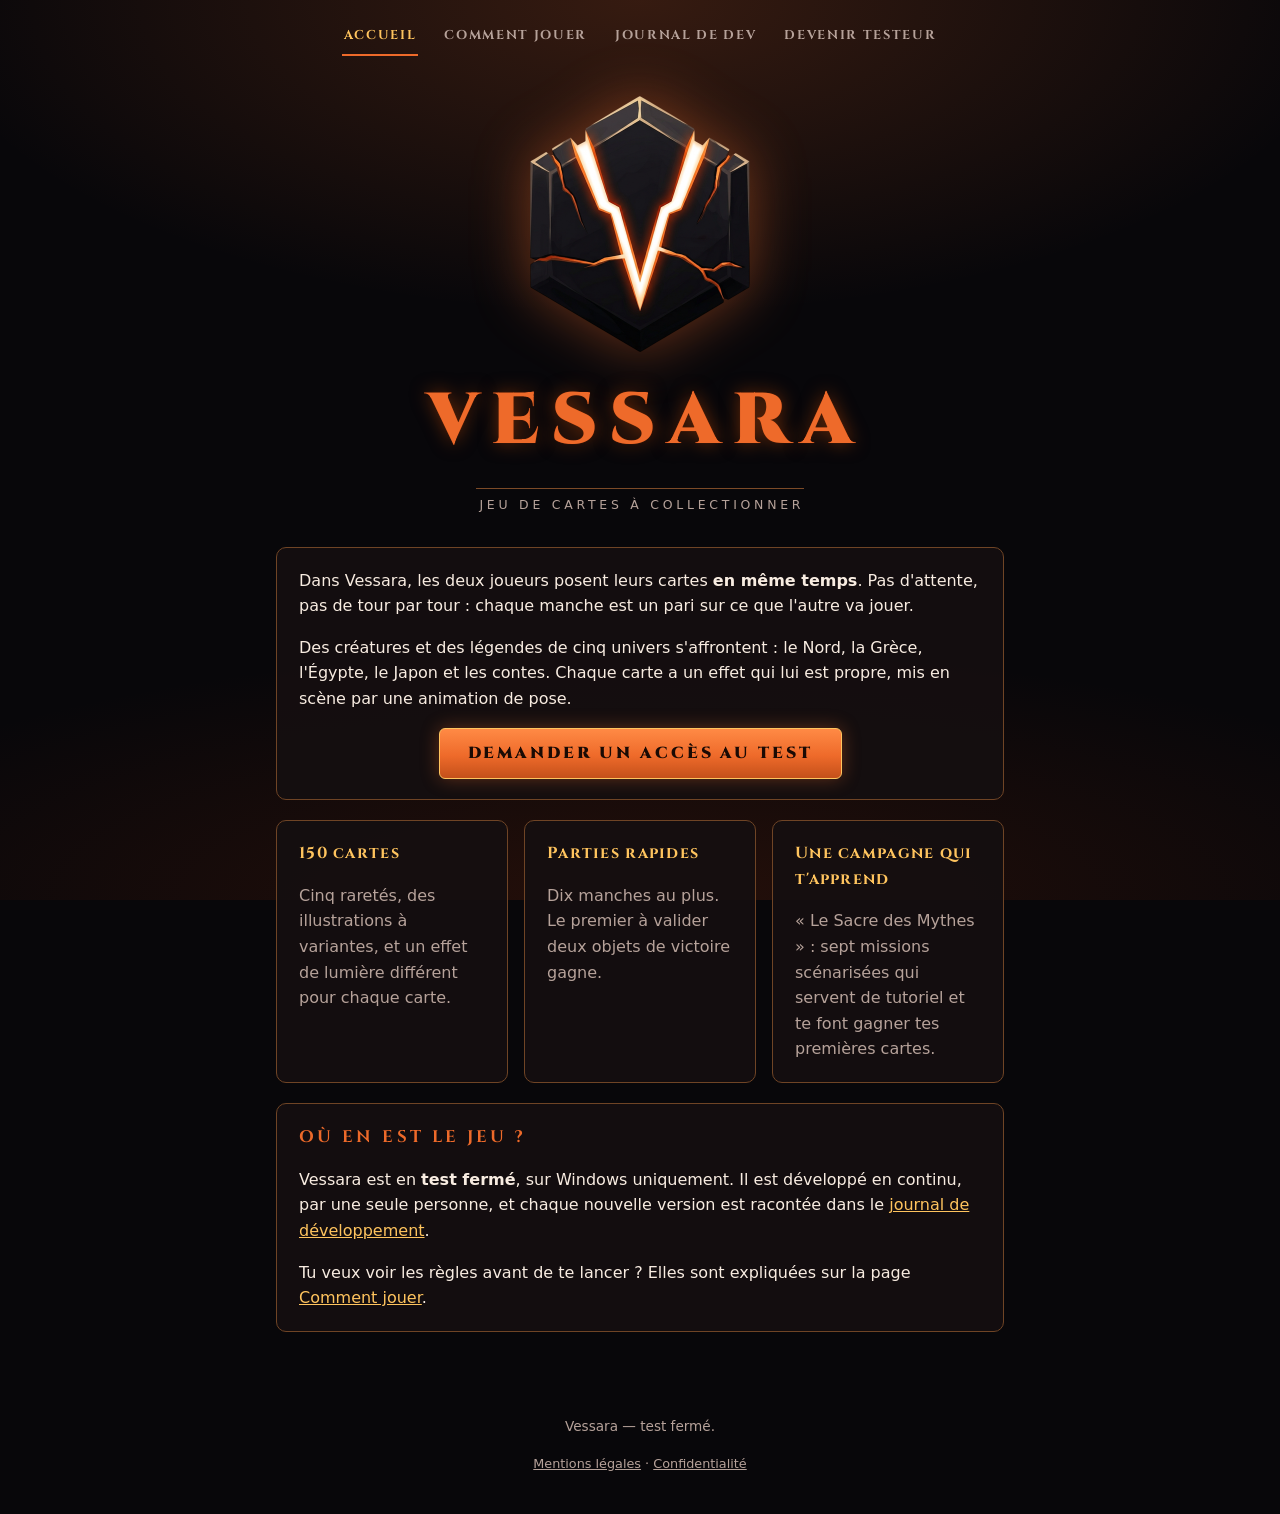
<file: index.html>
<!doctype html>
<html lang="fr">
<head>
<meta charset="utf-8">
<meta name="viewport" content="width=device-width, initial-scale=1">
<title>Vessara — Accueil</title>
<meta name="description" content="Vessara, jeu de cartes à collectionner sur les mythologies et les contes. Test fermé sur Windows.">
<link rel="canonical" href="https://sebastienlacour87.github.io/Vessara-Testeurs/">
<meta property="og:type" content="website">
<meta property="og:site_name" content="Vessara">
<meta property="og:locale" content="fr_FR">
<meta property="og:title" content="Vessara — Accueil">
<meta property="og:description" content="Vessara, jeu de cartes à collectionner sur les mythologies et les contes. Test fermé sur Windows.">
<meta property="og:url" content="https://sebastienlacour87.github.io/Vessara-Testeurs/">
<meta property="og:image" content="https://sebastienlacour87.github.io/Vessara-Testeurs/assets/og-image.png">
<meta property="og:image:width" content="1200">
<meta property="og:image:height" content="630">
<meta property="og:image:alt" content="Emblème de Vessara, jeu de cartes à collectionner">
<meta name="twitter:card" content="summary_large_image">
<meta name="twitter:title" content="Vessara — Accueil">
<meta name="twitter:description" content="Vessara, jeu de cartes à collectionner sur les mythologies et les contes. Test fermé sur Windows.">
<meta name="twitter:image" content="https://sebastienlacour87.github.io/Vessara-Testeurs/assets/og-image.png">
<meta name="twitter:image:alt" content="Emblème de Vessara, jeu de cartes à collectionner">
<link rel="icon" href="assets/embleme.png" type="image/png">
<link rel="stylesheet" href="style.css">
</head>
<body>
<nav class="nav" aria-label="Navigation principale">
  <a href="index.html" aria-current="page">Accueil</a>
  <a href="jeu.html">Comment jouer</a>
  <a href="devlog.html">Journal de dev</a>
  <a href="test.html">Devenir testeur</a>
</nav>

<main>
  <img class="emblem" src="assets/embleme.png" alt="" width="220" height="256">
  <h1>Vessara</h1>
  <p class="tagline">Jeu de cartes à collectionner</p>

  <section class="panel">
    <p>Dans Vessara, les deux joueurs posent leurs cartes <strong>en même temps</strong>. Pas d'attente, pas de tour par tour : chaque manche est un pari sur ce que l'autre va jouer.</p>
    <p>Des créatures et des légendes de cinq univers s'affrontent : le Nord, la Grèce, l'Égypte, le Japon et les contes. Chaque carte a un effet qui lui est propre, mis en scène par une animation de pose.</p>
    <p class="center"><a class="cta" href="test.html">Demander un accès au test</a></p>
  </section>

  <div class="grid">
    <section class="panel">
      <h3>150 cartes</h3>
      <p class="muted">Cinq raretés, des illustrations à variantes, et un effet de lumière différent pour chaque carte.</p>
    </section>
    <section class="panel">
      <h3>Parties rapides</h3>
      <p class="muted">Dix manches au plus. Le premier à valider deux objets de victoire gagne.</p>
    </section>
    <section class="panel">
      <h3>Une campagne qui t'apprend</h3>
      <p class="muted">« Le Sacre des Mythes » : sept missions scénarisées qui servent de tutoriel et te font gagner tes premières cartes.</p>
    </section>
  </div>

  <section class="panel">
    <h2>Où en est le jeu ?</h2>
    <p>Vessara est en <strong>test fermé</strong>, sur Windows uniquement. Il est développé en continu, par une seule personne, et chaque nouvelle version est racontée dans le <a href="devlog.html">journal de développement</a>.</p>
    <p>Tu veux voir les règles avant de te lancer ? Elles sont expliquées sur la page <a href="jeu.html">Comment jouer</a>.</p>
  </section>
</main>
<footer>Vessara — test fermé.</footer>
<footer class="legal"><a href="mentions-legales.html">Mentions légales</a> · <a href="confidentialite.html">Confidentialité</a></footer>
</body>
</html>
</file>
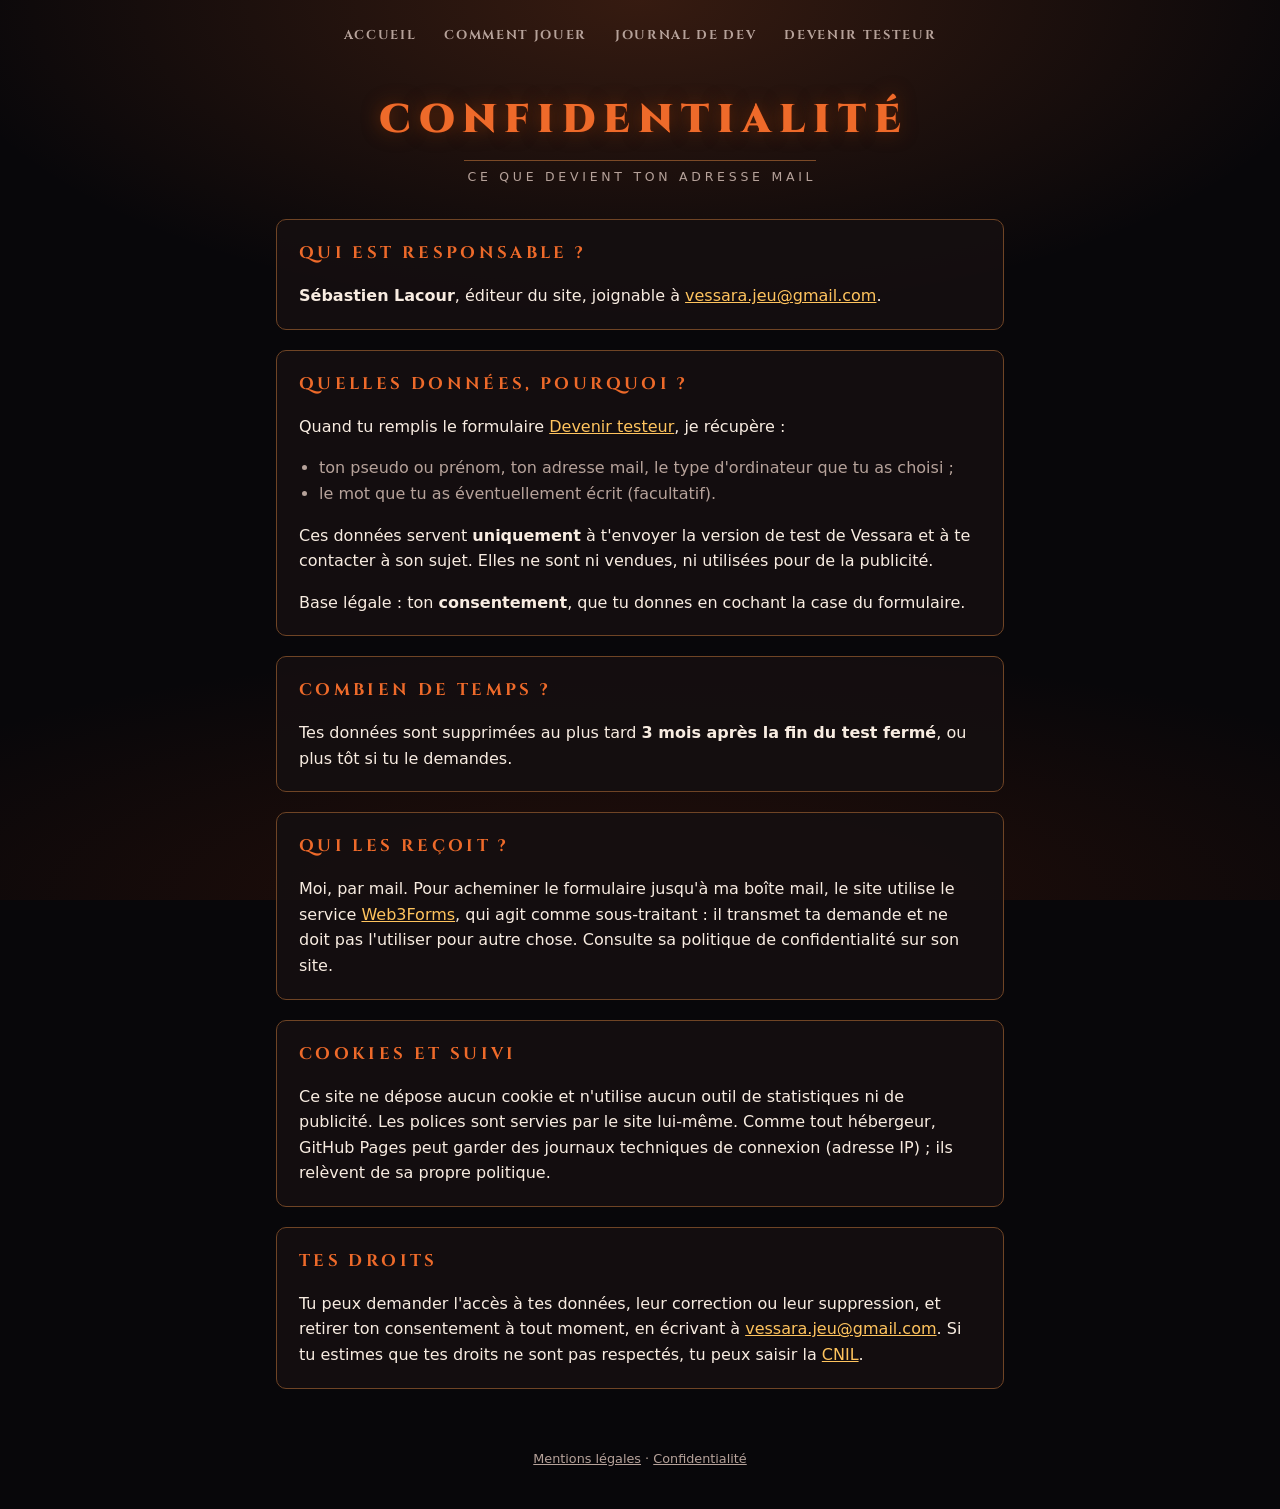
<file: confidentialite.html>
<!doctype html>
<html lang="fr">
<head>
<meta charset="utf-8">
<meta name="viewport" content="width=device-width, initial-scale=1">
<title>Vessara — Confidentialité</title>
<meta name="robots" content="noindex">
<link rel="icon" href="assets/embleme.png" type="image/png">
<link rel="stylesheet" href="style.css">
</head>
<body>
<nav class="nav" aria-label="Navigation principale">
  <a href="index.html">Accueil</a>
  <a href="jeu.html">Comment jouer</a>
  <a href="devlog.html">Journal de dev</a>
  <a href="test.html">Devenir testeur</a>
</nav>

<main>
  <h1 class="small">Confidentialité</h1>
  <p class="tagline">Ce que devient ton adresse mail</p>

  <section class="panel">
    <h2>Qui est responsable ?</h2>
    <p><strong>Sébastien Lacour</strong>, éditeur du site, joignable à <a href="mailto:vessara.jeu@gmail.com">vessara.jeu@gmail.com</a>.</p>
  </section>

  <section class="panel">
    <h2>Quelles données, pourquoi ?</h2>
    <p>Quand tu remplis le formulaire <a href="test.html">Devenir testeur</a>, je récupère :</p>
    <ul class="facts">
      <li>ton pseudo ou prénom, ton adresse mail, le type d'ordinateur que tu as choisi ;</li>
      <li>le mot que tu as éventuellement écrit (facultatif).</li>
    </ul>
    <p>Ces données servent <strong>uniquement</strong> à t'envoyer la version de test de Vessara et à te contacter à son sujet. Elles ne sont ni vendues, ni utilisées pour de la publicité.</p>
    <p>Base légale : ton <strong>consentement</strong>, que tu donnes en cochant la case du formulaire.</p>
  </section>

  <section class="panel">
    <h2>Combien de temps ?</h2>
    <p>Tes données sont supprimées au plus tard <strong>3 mois après la fin du test fermé</strong>, ou plus tôt si tu le demandes.</p>
  </section>

  <section class="panel">
    <h2>Qui les reçoit ?</h2>
    <p>Moi, par mail. Pour acheminer le formulaire jusqu'à ma boîte mail, le site utilise le service <a href="https://web3forms.com">Web3Forms</a>, qui agit comme sous-traitant : il transmet ta demande et ne doit pas l'utiliser pour autre chose. Consulte sa politique de confidentialité sur son site.</p>
  </section>

  <section class="panel">
    <h2>Cookies et suivi</h2>
    <p>Ce site ne dépose aucun cookie et n'utilise aucun outil de statistiques ni de publicité. Les polices sont servies par le site lui-même. Comme tout hébergeur, GitHub Pages peut garder des journaux techniques de connexion (adresse IP) ; ils relèvent de sa propre politique.</p>
  </section>

  <section class="panel">
    <h2>Tes droits</h2>
    <p>Tu peux demander l'accès à tes données, leur correction ou leur suppression, et retirer ton consentement à tout moment, en écrivant à <a href="mailto:vessara.jeu@gmail.com">vessara.jeu@gmail.com</a>. Si tu estimes que tes droits ne sont pas respectés, tu peux saisir la <a href="https://www.cnil.fr">CNIL</a>.</p>
  </section>
</main>
<footer class="legal"><a href="mentions-legales.html">Mentions légales</a> · <a href="confidentialite.html">Confidentialité</a></footer>
</body>
</html>
</file>
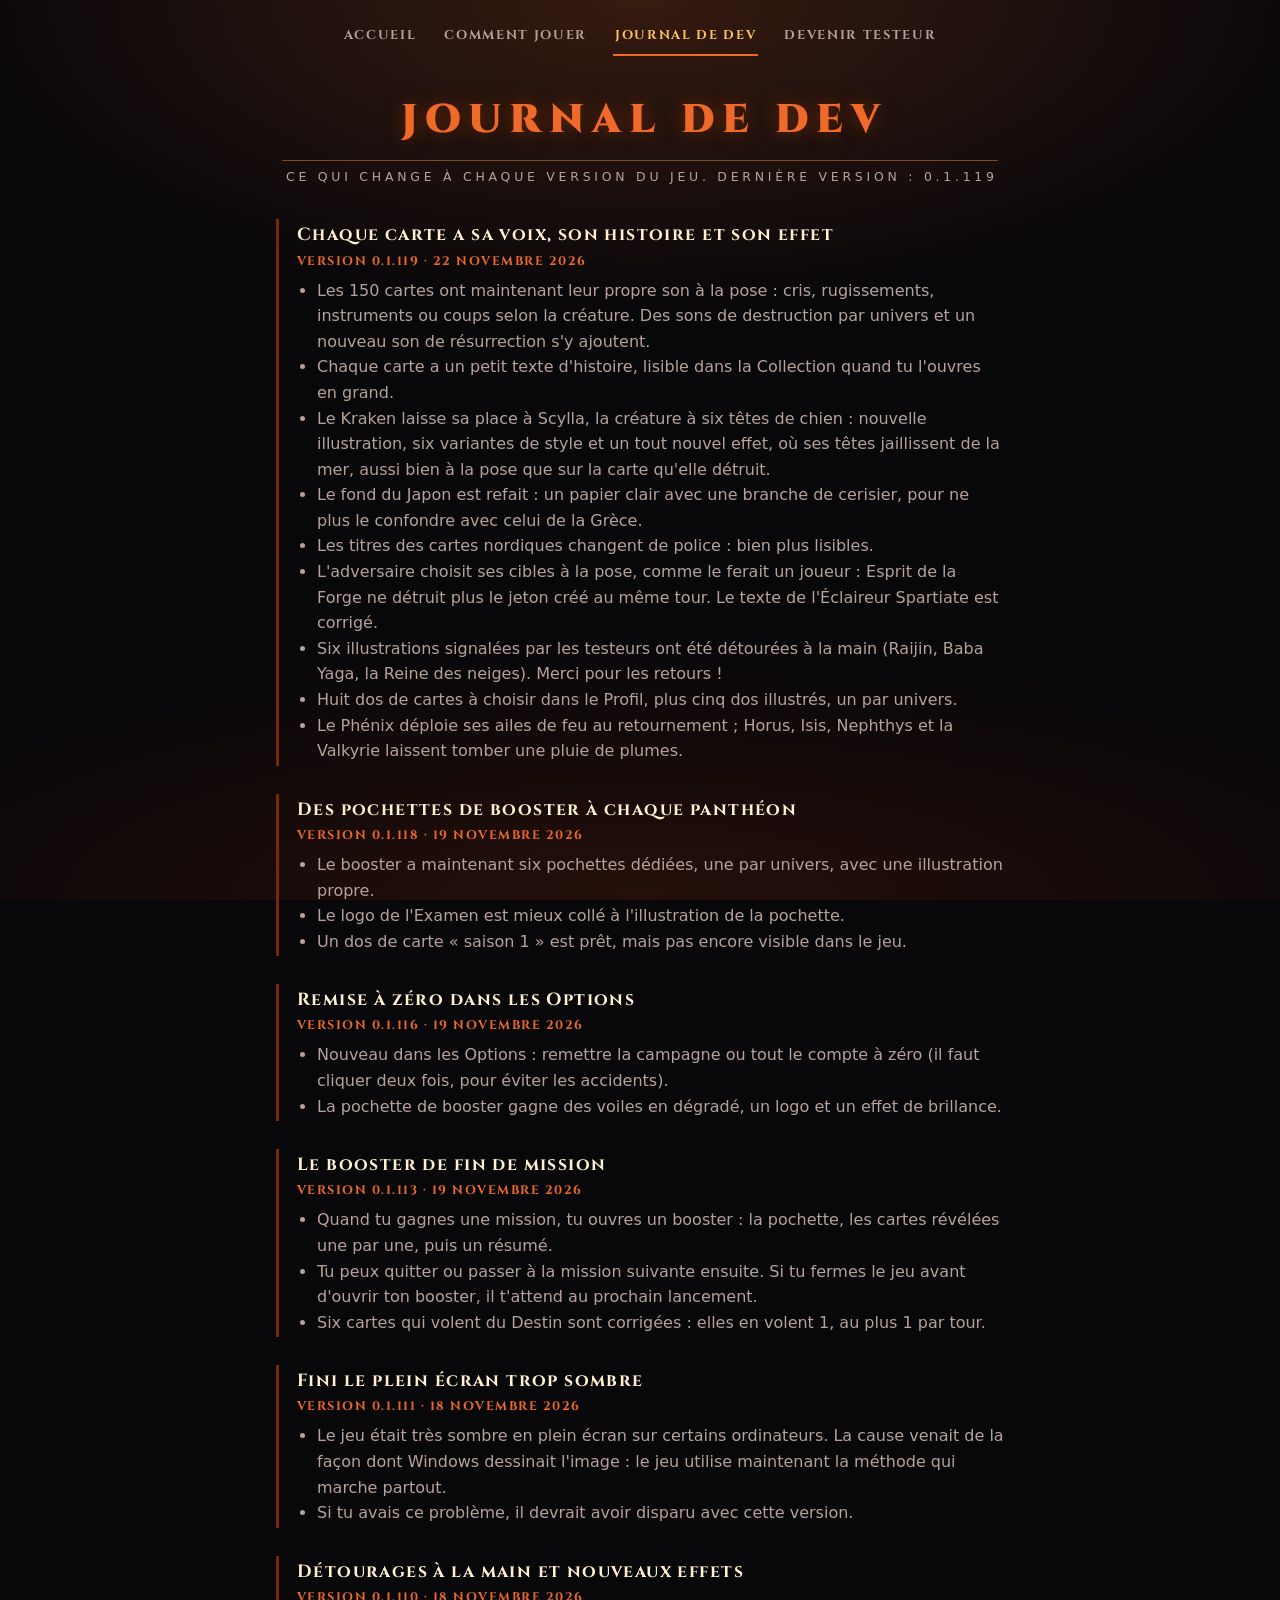
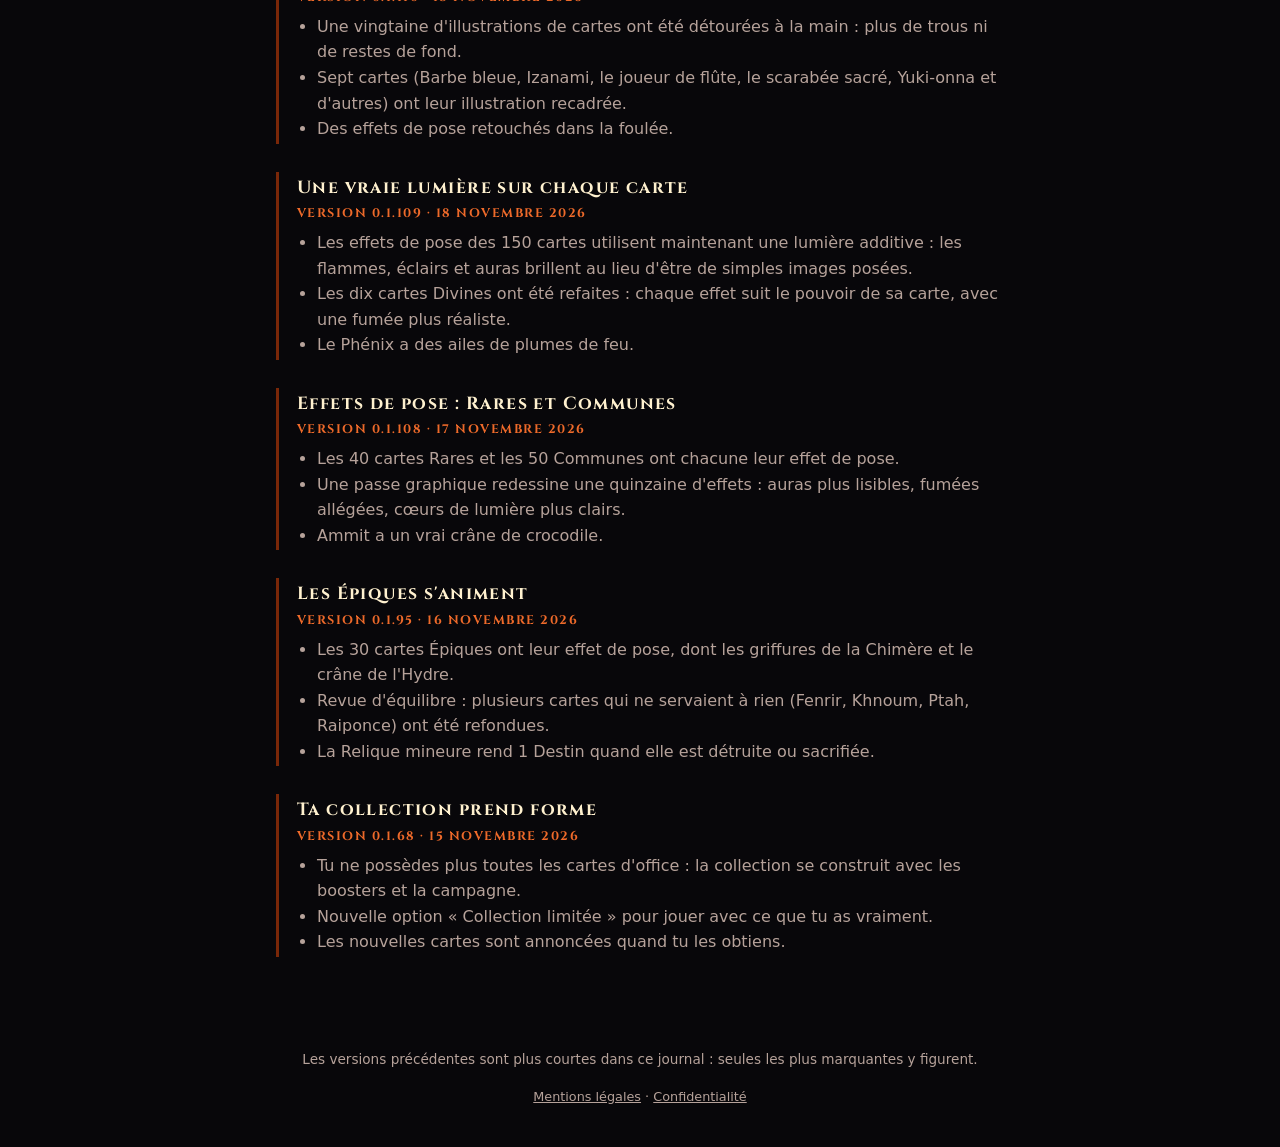
<file: devlog.html>
<!doctype html>
<html lang="fr">
<head>
<meta charset="utf-8">
<meta name="viewport" content="width=device-width, initial-scale=1">
<title>Vessara — Journal de dev</title>
<meta name="description" content="Le journal de développement de Vessara : ce qui change à chaque version.">
<link rel="canonical" href="https://sebastienlacour87.github.io/Vessara-Testeurs/devlog.html">
<meta property="og:type" content="website">
<meta property="og:site_name" content="Vessara">
<meta property="og:locale" content="fr_FR">
<meta property="og:title" content="Vessara — Journal de dev">
<meta property="og:description" content="Le journal de développement de Vessara : ce qui change à chaque version.">
<meta property="og:url" content="https://sebastienlacour87.github.io/Vessara-Testeurs/devlog.html">
<meta property="og:image" content="https://sebastienlacour87.github.io/Vessara-Testeurs/assets/og-image.png">
<meta property="og:image:width" content="1200">
<meta property="og:image:height" content="630">
<meta property="og:image:alt" content="Emblème de Vessara, jeu de cartes à collectionner">
<meta name="twitter:card" content="summary_large_image">
<meta name="twitter:title" content="Vessara — Journal de dev">
<meta name="twitter:description" content="Le journal de développement de Vessara : ce qui change à chaque version.">
<meta name="twitter:image" content="https://sebastienlacour87.github.io/Vessara-Testeurs/assets/og-image.png">
<meta name="twitter:image:alt" content="Emblème de Vessara, jeu de cartes à collectionner">
<link rel="icon" href="assets/embleme.png" type="image/png">
<link rel="stylesheet" href="style.css">
</head>
<body>
<nav class="nav" aria-label="Navigation principale">
  <a href="index.html">Accueil</a>
  <a href="jeu.html">Comment jouer</a>
  <a href="devlog.html" aria-current="page">Journal de dev</a>
  <a href="test.html">Devenir testeur</a>
</nav>

<main>
  <h1 class="small">Journal de dev</h1>
  <p class="tagline">Ce qui change à chaque version du jeu. Dernière version : <span id="lastversion">…</span></p>

  <section id="entries">
    <noscript><p class="muted">Cette page a besoin de JavaScript pour afficher le journal.</p></noscript>
  </section>
</main>
<footer>Les versions précédentes sont plus courtes dans ce journal : seules les plus marquantes y figurent.</footer>
<script src="devlog-data.js"></script>
<script src="devlog.js"></script>
<footer class="legal"><a href="mentions-legales.html">Mentions légales</a> · <a href="confidentialite.html">Confidentialité</a></footer>
</body>
</html>
</file>
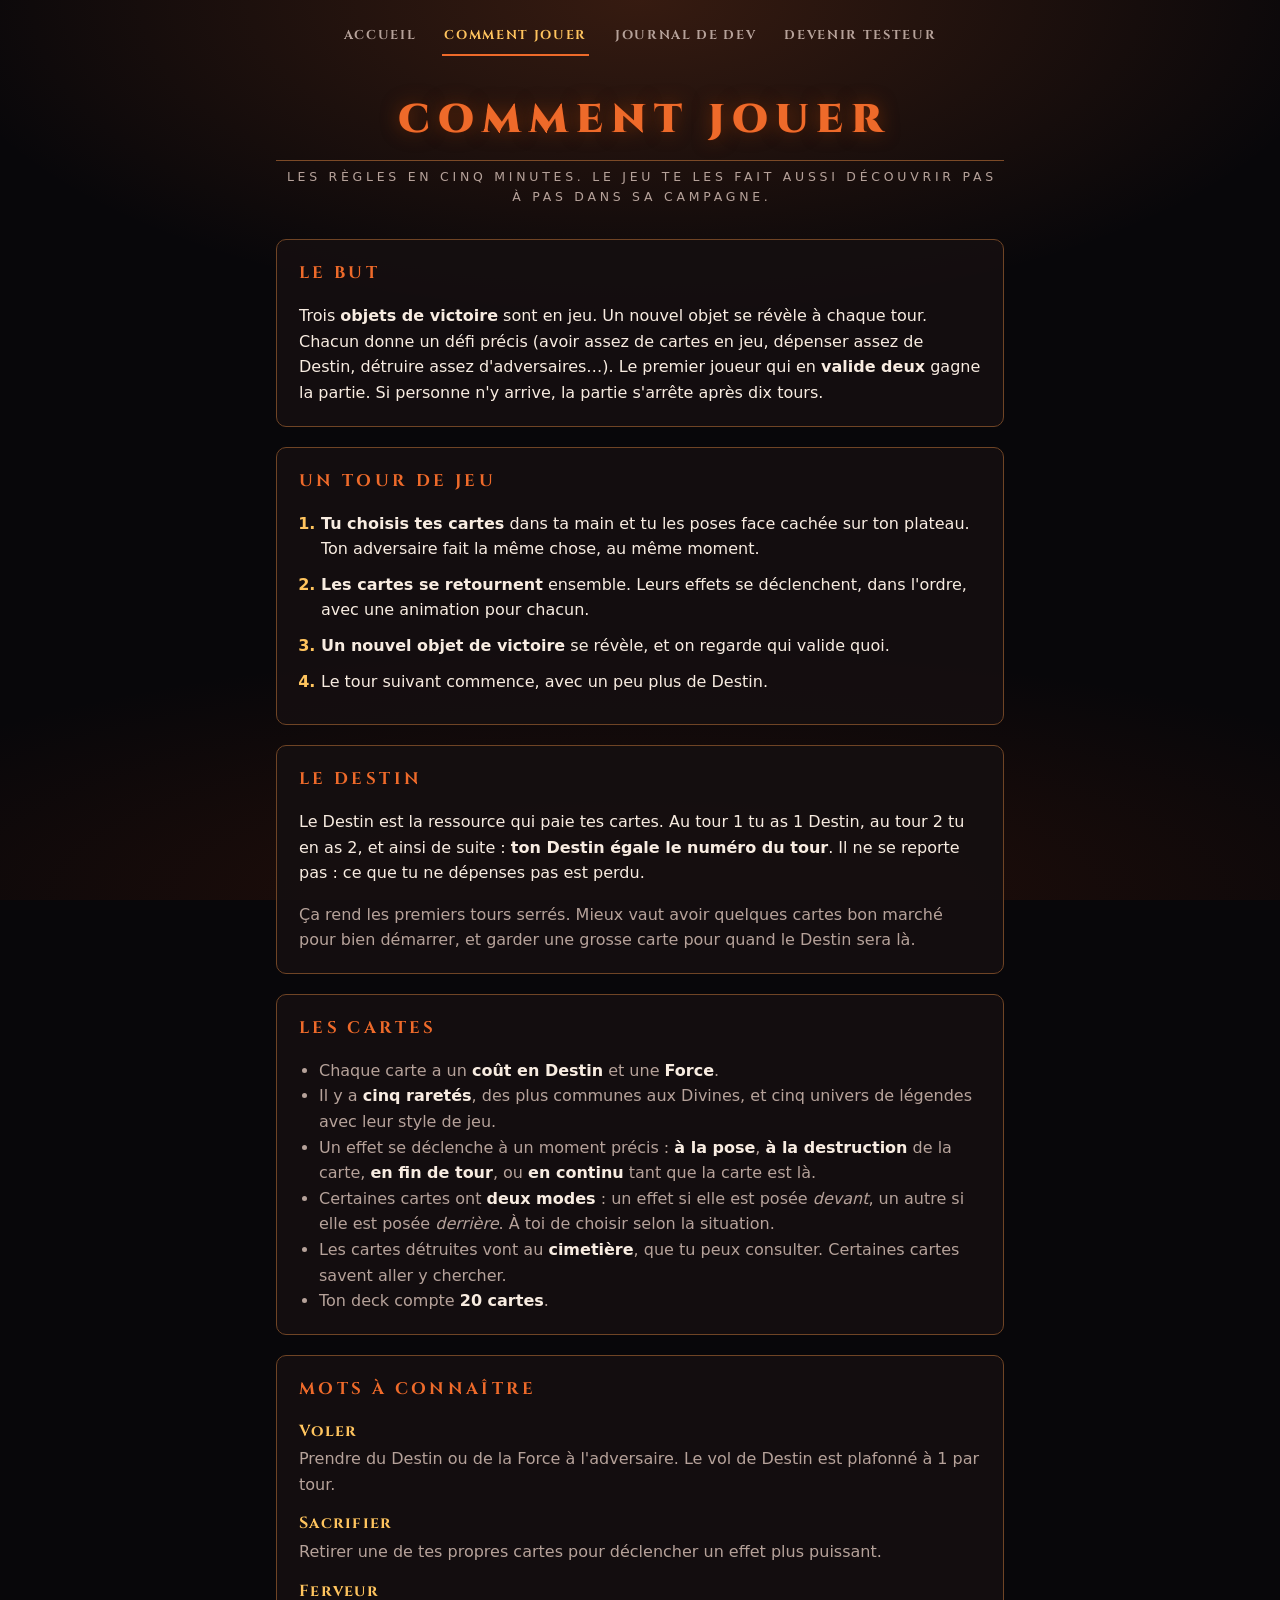
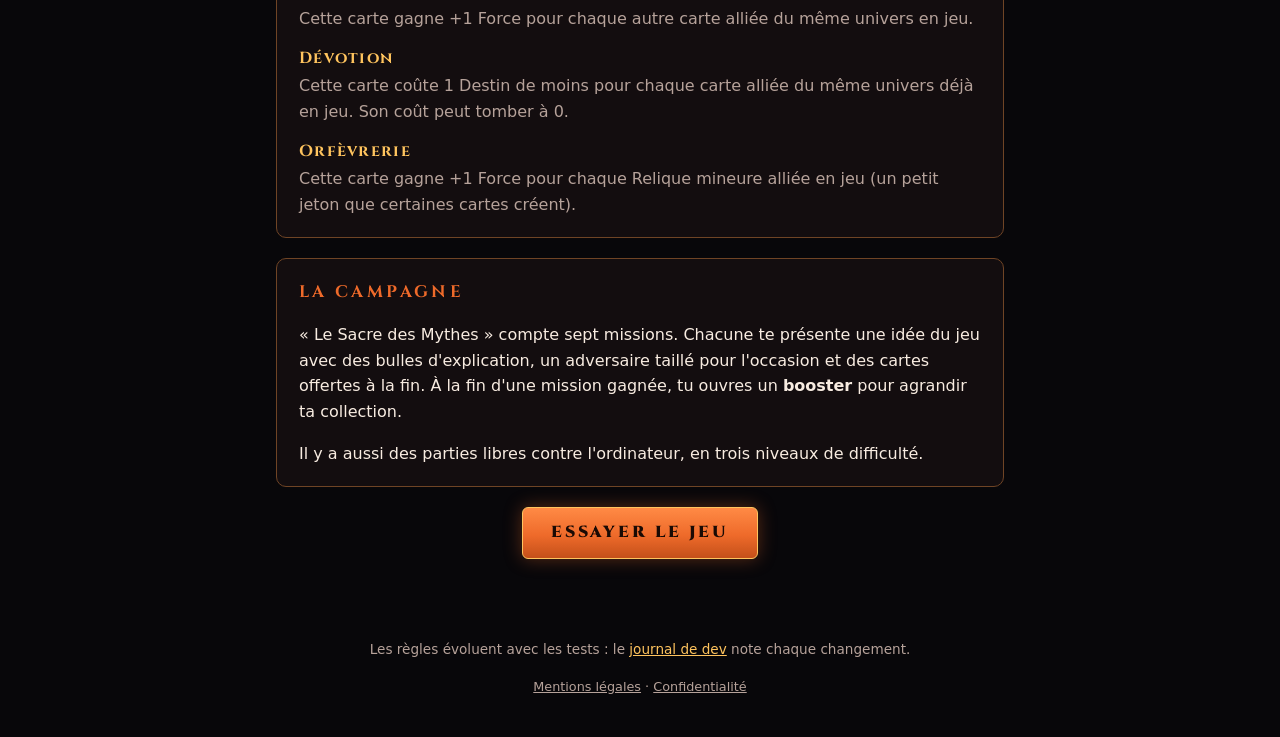
<file: jeu.html>
<!doctype html>
<html lang="fr">
<head>
<meta charset="utf-8">
<meta name="viewport" content="width=device-width, initial-scale=1">
<title>Vessara — Comment jouer</title>
<meta name="description" content="Les règles de Vessara expliquées : poser en même temps, le Destin, les objets de victoire, les cartes.">
<link rel="canonical" href="https://sebastienlacour87.github.io/Vessara-Testeurs/jeu.html">
<meta property="og:type" content="website">
<meta property="og:site_name" content="Vessara">
<meta property="og:locale" content="fr_FR">
<meta property="og:title" content="Vessara — Comment jouer">
<meta property="og:description" content="Les règles de Vessara expliquées : poser en même temps, le Destin, les objets de victoire, les cartes.">
<meta property="og:url" content="https://sebastienlacour87.github.io/Vessara-Testeurs/jeu.html">
<meta property="og:image" content="https://sebastienlacour87.github.io/Vessara-Testeurs/assets/og-image.png">
<meta property="og:image:width" content="1200">
<meta property="og:image:height" content="630">
<meta property="og:image:alt" content="Emblème de Vessara, jeu de cartes à collectionner">
<meta name="twitter:card" content="summary_large_image">
<meta name="twitter:title" content="Vessara — Comment jouer">
<meta name="twitter:description" content="Les règles de Vessara expliquées : poser en même temps, le Destin, les objets de victoire, les cartes.">
<meta name="twitter:image" content="https://sebastienlacour87.github.io/Vessara-Testeurs/assets/og-image.png">
<meta name="twitter:image:alt" content="Emblème de Vessara, jeu de cartes à collectionner">
<link rel="icon" href="assets/embleme.png" type="image/png">
<link rel="stylesheet" href="style.css">
</head>
<body>
<nav class="nav" aria-label="Navigation principale">
  <a href="index.html">Accueil</a>
  <a href="jeu.html" aria-current="page">Comment jouer</a>
  <a href="devlog.html">Journal de dev</a>
  <a href="test.html">Devenir testeur</a>
</nav>

<main>
  <h1 class="small">Comment jouer</h1>
  <p class="tagline">Les règles en cinq minutes. Le jeu te les fait aussi découvrir pas à pas dans sa campagne.</p>

  <section class="panel">
    <h2>Le but</h2>
    <p>Trois <strong>objets de victoire</strong> sont en jeu. Un nouvel objet se révèle à chaque tour. Chacun donne un défi précis (avoir assez de cartes en jeu, dépenser assez de Destin, détruire assez d'adversaires…). Le premier joueur qui en <strong>valide deux</strong> gagne la partie. Si personne n'y arrive, la partie s'arrête après dix tours.</p>
  </section>

  <section class="panel">
    <h2>Un tour de jeu</h2>
    <ol class="steps">
      <li><strong>Tu choisis tes cartes</strong> dans ta main et tu les poses face cachée sur ton plateau. Ton adversaire fait la même chose, au même moment.</li>
      <li><strong>Les cartes se retournent</strong> ensemble. Leurs effets se déclenchent, dans l'ordre, avec une animation pour chacun.</li>
      <li><strong>Un nouvel objet de victoire</strong> se révèle, et on regarde qui valide quoi.</li>
      <li>Le tour suivant commence, avec un peu plus de Destin.</li>
    </ol>
  </section>

  <section class="panel">
    <h2>Le Destin</h2>
    <p>Le Destin est la ressource qui paie tes cartes. Au tour 1 tu as 1 Destin, au tour 2 tu en as 2, et ainsi de suite : <strong>ton Destin égale le numéro du tour</strong>. Il ne se reporte pas : ce que tu ne dépenses pas est perdu.</p>
    <p class="muted">Ça rend les premiers tours serrés. Mieux vaut avoir quelques cartes bon marché pour bien démarrer, et garder une grosse carte pour quand le Destin sera là.</p>
  </section>

  <section class="panel">
    <h2>Les cartes</h2>
    <ul class="facts">
      <li>Chaque carte a un <strong>coût en Destin</strong> et une <strong>Force</strong>.</li>
      <li>Il y a <strong>cinq raretés</strong>, des plus communes aux Divines, et cinq univers de légendes avec leur style de jeu.</li>
      <li>Un effet se déclenche à un moment précis : <strong>à la pose</strong>, <strong>à la destruction</strong> de la carte, <strong>en fin de tour</strong>, ou <strong>en continu</strong> tant que la carte est là.</li>
      <li>Certaines cartes ont <strong>deux modes</strong> : un effet si elle est posée <em>devant</em>, un autre si elle est posée <em>derrière</em>. À toi de choisir selon la situation.</li>
      <li>Les cartes détruites vont au <strong>cimetière</strong>, que tu peux consulter. Certaines cartes savent aller y chercher.</li>
      <li>Ton deck compte <strong>20 cartes</strong>.</li>
    </ul>
  </section>

  <section class="panel">
    <h2>Mots à connaître</h2>
    <dl class="words">
      <dt>Voler</dt>
      <dd>Prendre du Destin ou de la Force à l'adversaire. Le vol de Destin est plafonné à 1 par tour.</dd>
      <dt>Sacrifier</dt>
      <dd>Retirer une de tes propres cartes pour déclencher un effet plus puissant.</dd>
      <dt>Ferveur</dt>
      <dd>Cette carte gagne +1 Force pour chaque autre carte alliée du même univers en jeu.</dd>
      <dt>Dévotion</dt>
      <dd>Cette carte coûte 1 Destin de moins pour chaque carte alliée du même univers déjà en jeu. Son coût peut tomber à 0.</dd>
      <dt>Orfèvrerie</dt>
      <dd>Cette carte gagne +1 Force pour chaque Relique mineure alliée en jeu (un petit jeton que certaines cartes créent).</dd>
    </dl>
  </section>

  <section class="panel">
    <h2>La campagne</h2>
    <p>« Le Sacre des Mythes » compte sept missions. Chacune te présente une idée du jeu avec des bulles d'explication, un adversaire taillé pour l'occasion et des cartes offertes à la fin. À la fin d'une mission gagnée, tu ouvres un <strong>booster</strong> pour agrandir ta collection.</p>
    <p>Il y a aussi des parties libres contre l'ordinateur, en trois niveaux de difficulté.</p>
  </section>

  <p class="center"><a class="cta" href="test.html">Essayer le jeu</a></p>
</main>
<footer>Les règles évoluent avec les tests : le <a href="devlog.html">journal de dev</a> note chaque changement.</footer>
<footer class="legal"><a href="mentions-legales.html">Mentions légales</a> · <a href="confidentialite.html">Confidentialité</a></footer>
</body>
</html>
</file>
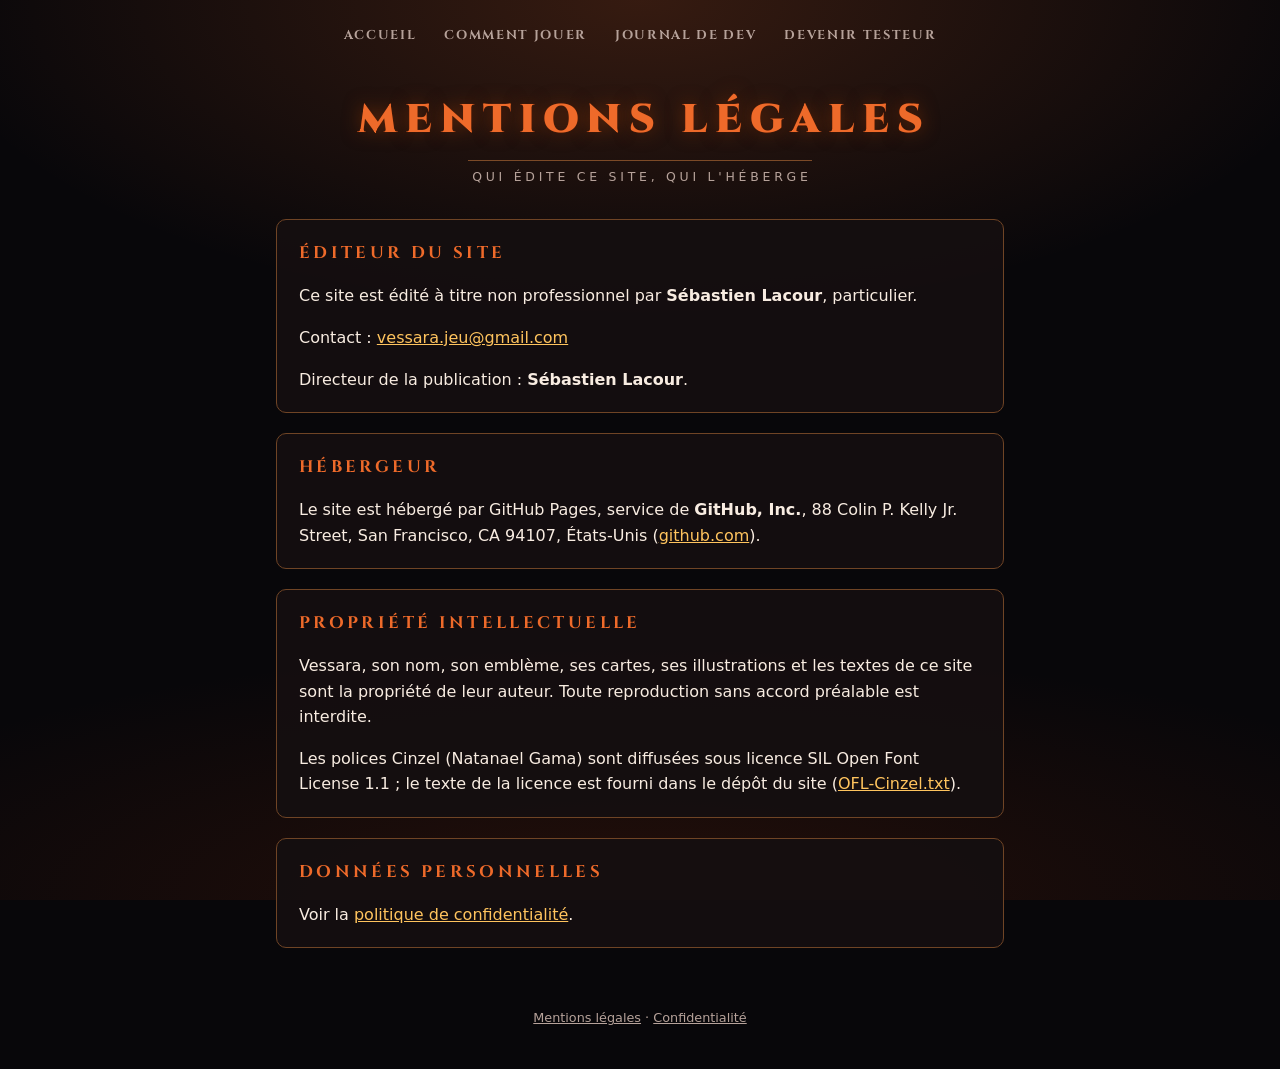
<file: mentions-legales.html>
<!doctype html>
<html lang="fr">
<head>
<meta charset="utf-8">
<meta name="viewport" content="width=device-width, initial-scale=1">
<title>Vessara — Mentions légales</title>
<meta name="robots" content="noindex">
<link rel="icon" href="assets/embleme.png" type="image/png">
<link rel="stylesheet" href="style.css">
</head>
<body>
<nav class="nav" aria-label="Navigation principale">
  <a href="index.html">Accueil</a>
  <a href="jeu.html">Comment jouer</a>
  <a href="devlog.html">Journal de dev</a>
  <a href="test.html">Devenir testeur</a>
</nav>

<main>
  <h1 class="small">Mentions légales</h1>
  <p class="tagline">Qui édite ce site, qui l'héberge</p>

  <section class="panel">
    <h2>Éditeur du site</h2>
    <p>Ce site est édité à titre non professionnel par <strong>Sébastien Lacour</strong>, particulier.</p>
    <p>Contact : <a href="mailto:vessara.jeu@gmail.com">vessara.jeu@gmail.com</a></p>
    <p>Directeur de la publication : <strong>Sébastien Lacour</strong>.</p>
  </section>

  <section class="panel">
    <h2>Hébergeur</h2>
    <p>Le site est hébergé par GitHub Pages, service de <strong>GitHub, Inc.</strong>, 88 Colin P. Kelly Jr. Street, San Francisco, CA 94107, États-Unis (<a href="https://github.com">github.com</a>).</p>
  </section>

  <section class="panel">
    <h2>Propriété intellectuelle</h2>
    <p>Vessara, son nom, son emblème, ses cartes, ses illustrations et les textes de ce site sont la propriété de leur auteur. Toute reproduction sans accord préalable est interdite.</p>
    <p>Les polices Cinzel (Natanael Gama) sont diffusées sous licence SIL Open Font License 1.1 ; le texte de la licence est fourni dans le dépôt du site (<a href="assets/fonts/OFL-Cinzel.txt">OFL-Cinzel.txt</a>).</p>
  </section>

  <section class="panel">
    <h2>Données personnelles</h2>
    <p>Voir la <a href="confidentialite.html">politique de confidentialité</a>.</p>
  </section>
</main>
<footer class="legal"><a href="mentions-legales.html">Mentions légales</a> · <a href="confidentialite.html">Confidentialité</a></footer>
</body>
</html>
</file>
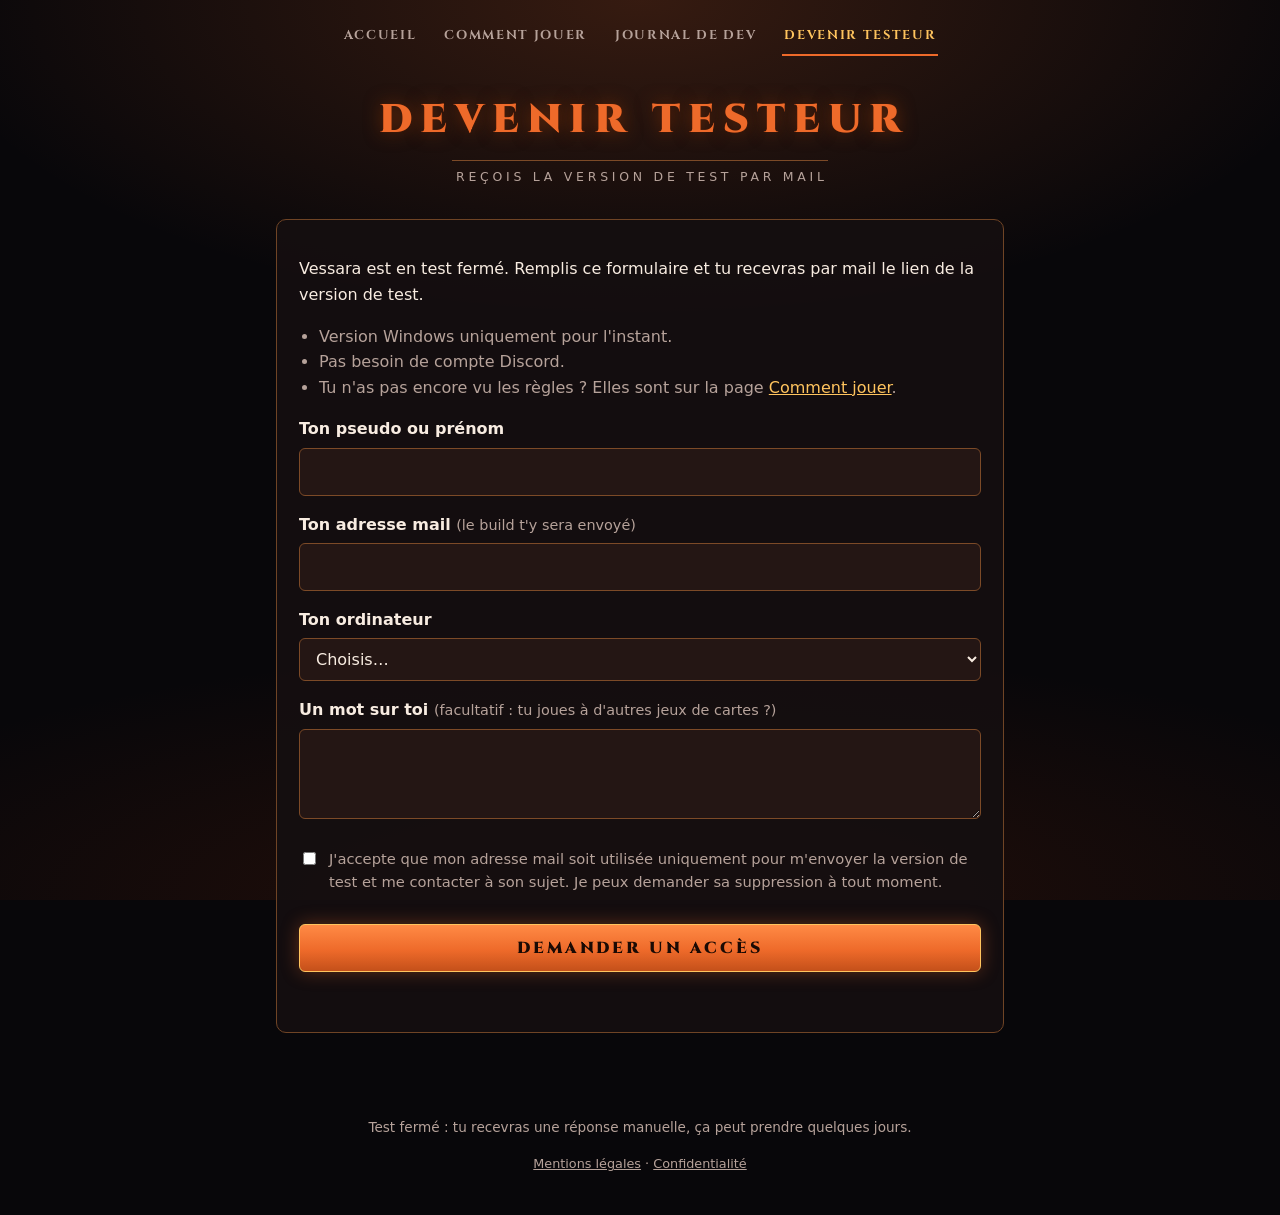
<file: test.html>
<!doctype html>
<html lang="fr">
<head>
<meta charset="utf-8">
<meta name="viewport" content="width=device-width, initial-scale=1">
<title>Vessara — Devenir testeur</title>
<meta name="description" content="Demande un accès à la version de test de Vessara. Pas besoin de compte Discord.">
<link rel="canonical" href="https://sebastienlacour87.github.io/Vessara-Testeurs/test.html">
<meta property="og:type" content="website">
<meta property="og:site_name" content="Vessara">
<meta property="og:locale" content="fr_FR">
<meta property="og:title" content="Vessara — Devenir testeur">
<meta property="og:description" content="Demande un accès à la version de test de Vessara. Pas besoin de compte Discord.">
<meta property="og:url" content="https://sebastienlacour87.github.io/Vessara-Testeurs/test.html">
<meta property="og:image" content="https://sebastienlacour87.github.io/Vessara-Testeurs/assets/og-image.png">
<meta property="og:image:width" content="1200">
<meta property="og:image:height" content="630">
<meta property="og:image:alt" content="Emblème de Vessara, jeu de cartes à collectionner">
<meta name="twitter:card" content="summary_large_image">
<meta name="twitter:title" content="Vessara — Devenir testeur">
<meta name="twitter:description" content="Demande un accès à la version de test de Vessara. Pas besoin de compte Discord.">
<meta name="twitter:image" content="https://sebastienlacour87.github.io/Vessara-Testeurs/assets/og-image.png">
<meta name="twitter:image:alt" content="Emblème de Vessara, jeu de cartes à collectionner">
<link rel="icon" href="assets/embleme.png" type="image/png">
<link rel="stylesheet" href="style.css">
</head>
<body>
<nav class="nav" aria-label="Navigation principale">
  <a href="index.html">Accueil</a>
  <a href="jeu.html">Comment jouer</a>
  <a href="devlog.html">Journal de dev</a>
  <a href="test.html" aria-current="page">Devenir testeur</a>
</nav>

<main>
  <h1 class="small">Devenir testeur</h1>
  <p class="tagline">Reçois la version de test par mail</p>

  <section class="panel">
    <div id="intro">
      <p>Vessara est en test fermé. Remplis ce formulaire et tu recevras par mail le lien de la version de test.</p>
      <ul class="facts">
        <li>Version Windows uniquement pour l'instant.</li>
        <li>Pas besoin de compte Discord.</li>
        <li>Tu n'as pas encore vu les règles ? Elles sont sur la page <a href="jeu.html">Comment jouer</a>.</li>
      </ul>
    </div>

    <form id="form" novalidate>
      <!-- Clé publique Web3Forms : à remplacer (voir README.md). -->
      <input type="hidden" name="access_key" value="b2ef9059-413e-4132-be66-ccc3680d830b">
      <input type="hidden" name="subject" value="Vessara : nouvelle demande de test">
      <input type="hidden" name="from_name" value="Site Vessara testeurs">
      <!-- Anti-spam Web3Forms : une case cachée que seuls les robots cochent. -->
      <input type="checkbox" name="botcheck" class="hp" tabindex="-1" autocomplete="off" aria-hidden="true">
      <!-- Deuxième piège, en texte. -->
      <input type="text" name="website" class="hp" tabindex="-1" autocomplete="off" aria-hidden="true">

      <label for="name">Ton pseudo ou prénom</label>
      <input id="name" name="name" type="text" required maxlength="60" autocomplete="nickname">

      <label for="email">Ton adresse mail <span class="hint">(le build t'y sera envoyé)</span></label>
      <input id="email" name="email" type="email" required maxlength="120" autocomplete="email">

      <label for="os">Ton ordinateur</label>
      <select id="os" name="systeme" required>
        <option value="">Choisis…</option>
        <option>Windows 10 / 11</option>
        <option>Autre (je ne pourrai pas tester tout de suite)</option>
      </select>

      <label for="msg">Un mot sur toi <span class="hint">(facultatif : tu joues à d'autres jeux de cartes ?)</span></label>
      <textarea id="msg" name="message" maxlength="600"></textarea>

      <label class="consent">
        <input type="checkbox" id="consent" required>
        <span>J'accepte que mon adresse mail soit utilisée uniquement pour m'envoyer la version de test et me contacter à son sujet. Je peux demander sa suppression à tout moment.</span>
      </label>

      <button type="submit" id="send">Demander un accès</button>
      <p id="status" role="status" aria-live="polite"></p>
    </form>
  </section>
</main>
<footer>Test fermé : tu recevras une réponse manuelle, ça peut prendre quelques jours.</footer>
<script src="form.js"></script>
<footer class="legal"><a href="mentions-legales.html">Mentions légales</a> · <a href="confidentialite.html">Confidentialité</a></footer>
</body>
</html>
</file>
<file: style.css>
/* Direction artistique « Obsidienne & braise », reprise du jeu :
   mêmes jetons que Assets/_Vessara/UI/Match.uss (--ui-*), mêmes polices (Cinzel).
   Si le jeu change de couleur, changer ici les mêmes valeurs. */

@font-face {
  font-family: "Cinzel";
  src: url("assets/fonts/Cinzel-Bold.ttf") format("truetype");
  font-weight: 700;
  font-display: swap;
}
@font-face {
  font-family: "Cinzel";
  src: url("assets/fonts/Cinzel-Black.ttf") format("truetype");
  font-weight: 900;
  font-display: swap;
}

:root {
  --bg-0: #08070a;
  --bg-1: #150e0f;
  --bg-2: #241614;
  --ink: #f8ece1;
  --ink-dim: #b6a29a;
  --accent: #ee6a2a;
  --accent-hi: #ffc45e;
  --accent-lo: #7a2708;
  --spark: #fff1cf;
  --line: #7c4a27;
  --panel-line: #6f4425;
  --on-accent: #1a0a04;
  --error: #ff9f92;
  --ok: #8fd19e;
  --title-font: "Cinzel", Georgia, "Times New Roman", serif;
}
* { box-sizing: border-box; }
body {
  margin: 0;
  min-height: 100vh;
  background:
    radial-gradient(ellipse 80% 50% at 50% 0%, rgba(238, 106, 42, .20), transparent 70%),
    radial-gradient(ellipse 100% 40% at 50% 100%, rgba(122, 39, 8, .25), transparent 70%),
    var(--bg-0);
  background-attachment: fixed;
  color: var(--ink);
  font-family: "Segoe UI", system-ui, -apple-system, Arial, sans-serif;
  line-height: 1.6;
}
a { color: var(--accent-hi); }
a:hover { color: var(--spark); }
a:focus-visible, button:focus-visible, input:focus-visible, select:focus-visible, textarea:focus-visible {
  outline: 2px solid var(--accent-hi);
  outline-offset: 2px;
}

/* Navigation */
.nav {
  max-width: 760px;
  margin: 0 auto;
  padding: 18px 16px 0;
  display: flex;
  flex-wrap: wrap;
  gap: 4px 24px;
  justify-content: center;
}
.nav a {
  font-family: var(--title-font);
  font-weight: 700;
  font-size: .8rem;
  text-transform: uppercase;
  letter-spacing: .13em;
  color: var(--ink-dim);
  text-decoration: none;
  padding: 8px 2px;
  border-bottom: 2px solid transparent;
}
.nav a:hover { color: var(--ink); }
.nav a[aria-current="page"] { color: var(--accent-hi); border-bottom-color: var(--accent); }

main { max-width: 760px; margin: 0 auto; padding: 32px 16px 64px; }

/* Le nom du jeu : Cinzel Black espacé, braise, avec son halo (comme .wordmark du jeu) */
h1 {
  margin: 0;
  font-family: var(--title-font);
  font-weight: 900;
  font-size: clamp(2.4rem, 11vw, 4.5rem);
  letter-spacing: .17em;
  text-transform: uppercase;
  color: var(--accent);
  text-align: center;
  text-shadow: 0 0 18px #6a2a08, 0 0 1px var(--accent-lo);
  padding-left: .17em; /* compense l'espacement de la dernière lettre */
}
h1.small { font-size: clamp(1.8rem, 7vw, 2.5rem); letter-spacing: .2em; padding-left: .2em; }

.tagline {
  width: fit-content;
  margin: 8px auto 32px;
  max-width: 100%;
  padding: 6px 0 0 .3em;
  border-top: 1px solid var(--line);
  text-align: center;
  font-size: .78rem;
  text-transform: uppercase;
  letter-spacing: .3em;
  color: var(--ink-dim);
}

.emblem {
  display: block;
  width: min(220px, 55vw);
  height: auto;
  margin: 8px auto 12px;
  filter: drop-shadow(0 0 28px rgba(238, 106, 42, .45));
}

h2 {
  font-family: var(--title-font);
  font-weight: 700;
  font-size: 1.05rem;
  text-transform: uppercase;
  letter-spacing: .2em;
  color: var(--accent);
  margin: 0 0 12px;
}
h3 { font-family: var(--title-font); font-weight: 700; margin: 20px 0 4px; font-size: 1rem; letter-spacing: .08em; color: var(--spark); }
.muted { color: var(--ink-dim); }

/* Panneau : fond obsidienne, liseré braise (.panel du jeu) */
.panel {
  background: rgba(21, 14, 15, .94);
  border: 1px solid var(--panel-line);
  border-radius: 10px;
  padding: 20px 22px;
  margin-bottom: 20px;
}
.panel > :first-child { margin-top: 0; }
.panel > :last-child { margin-bottom: 0; }

.grid { display: grid; gap: 16px; grid-template-columns: repeat(auto-fit, minmax(210px, 1fr)); margin-bottom: 20px; }
.grid .panel { margin: 0; }
.grid h3 { color: var(--accent-hi); margin-top: 0; }

/* Bouton principal : braise pleine, texte sombre (comme JOUER dans le jeu) */
.cta, button {
  display: inline-block;
  font-family: var(--title-font);
  font-weight: 900;
  font-size: 1rem;
  text-transform: uppercase;
  letter-spacing: .18em;
  text-decoration: none;
  color: var(--on-accent);
  background: linear-gradient(#ff8a45, var(--accent) 55%, #c4501a);
  border: 1px solid var(--accent-hi);
  border-radius: 6px;
  box-shadow: 0 0 18px rgba(238, 106, 42, .35);
  cursor: pointer;
}
.cta { padding: 12px 28px; }
.cta:hover, button:hover:not(:disabled) { color: var(--on-accent); background: linear-gradient(#ffa05f, #f57a38 55%, #d65a20); box-shadow: 0 0 26px rgba(255, 196, 94, .45); }
.center { text-align: center; }

ul.facts { padding-left: 20px; color: var(--ink-dim); }
ul.facts strong { color: var(--ink); }
ol.steps { padding-left: 22px; }
ol.steps li { margin-bottom: 10px; }
ol.steps li::marker { color: var(--accent-hi); font-weight: bold; }

dl.words dt { font-family: var(--title-font); font-weight: 700; letter-spacing: .08em; color: var(--accent-hi); margin-top: 14px; }
dl.words dd { margin: 2px 0 0; color: var(--ink-dim); }

/* Journal de développement */
.entry { border-left: 3px solid var(--accent-lo); padding: 2px 0 2px 18px; margin-bottom: 28px; }
.entry h3 { margin: 0; font-size: 1.1rem; color: var(--spark); }
.entry .meta { font-family: var(--title-font); font-weight: 700; letter-spacing: .12em; color: var(--accent); font-size: .78rem; text-transform: uppercase; margin: 2px 0 6px; }
.entry ul { margin: 6px 0 0; padding-left: 20px; color: var(--ink-dim); }

/* Formulaire : champs obsidienne, liseré qui s'allume au focus (TextField du jeu) */
label { display: block; margin: 16px 0 6px; font-weight: 600; }
.hint { font-weight: normal; color: var(--ink-dim); font-size: .9rem; }
input[type=text], input[type=email], select, textarea {
  width: 100%;
  padding: 10px 12px;
  background: var(--bg-2);
  color: var(--ink);
  border: 1px solid var(--line);
  border-radius: 6px;
  font: inherit;
}
input:focus, select:focus, textarea:focus { border-color: var(--accent-hi); }
textarea { min-height: 90px; resize: vertical; }
.consent { display: flex; gap: 10px; align-items: flex-start; margin-top: 20px; font-weight: normal; font-size: .92rem; color: var(--ink-dim); }
.consent input { margin-top: 5px; accent-color: var(--accent); }
button { margin-top: 24px; width: 100%; padding: 12px; }
button:disabled { opacity: .6; cursor: wait; }
#status { margin: 16px 0 0; min-height: 1.5em; text-align: center; }
#status.err { color: var(--error); }
#status.ok { color: var(--ok); }
/* Champ piège : invisible pour les humains, rempli par les robots. */
.hp { position: absolute; left: -9999px; width: 1px; height: 1px; overflow: hidden; }

footer.legal { font-size: .8rem; padding-top: 0; margin-top: -24px; }
footer.legal a { color: var(--ink-dim); }
footer { max-width: 760px; margin: 0 auto; padding: 0 16px 40px; text-align: center; color: var(--ink-dim); font-size: .85rem; }
</file>
